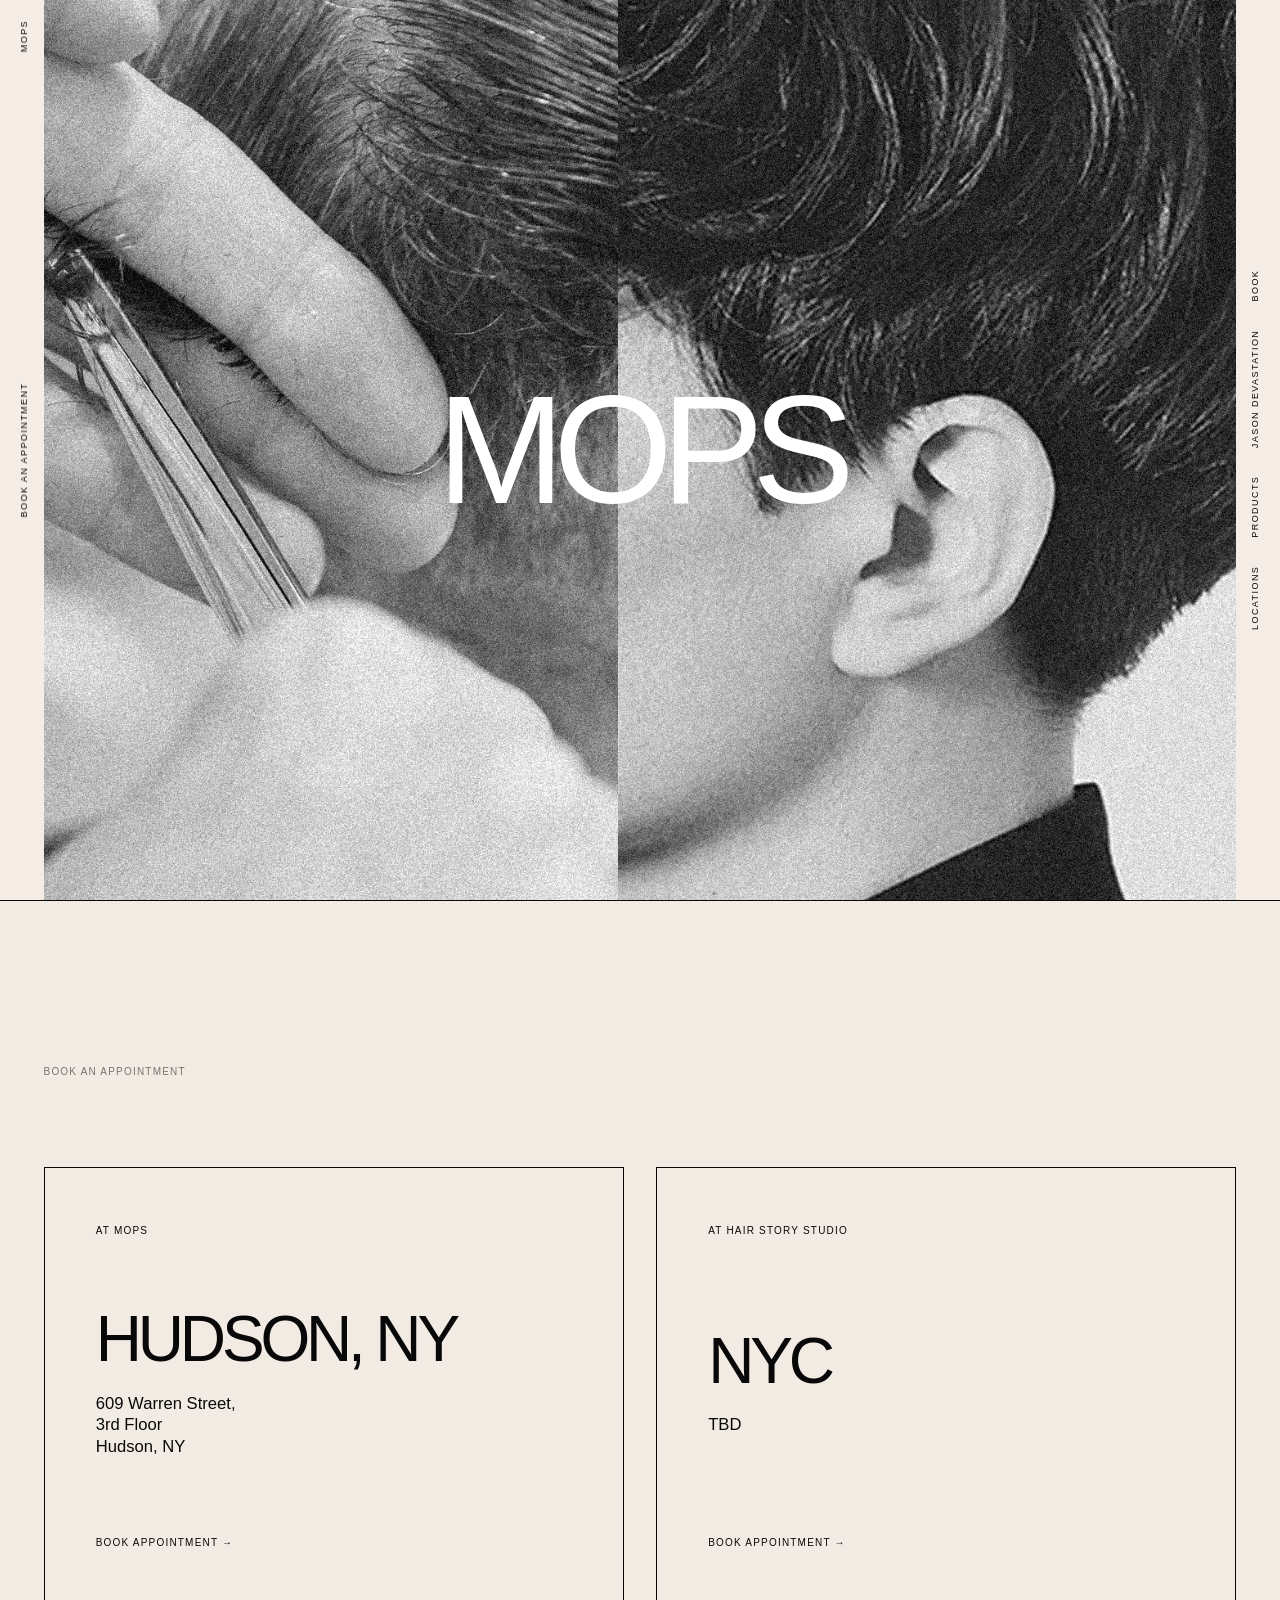
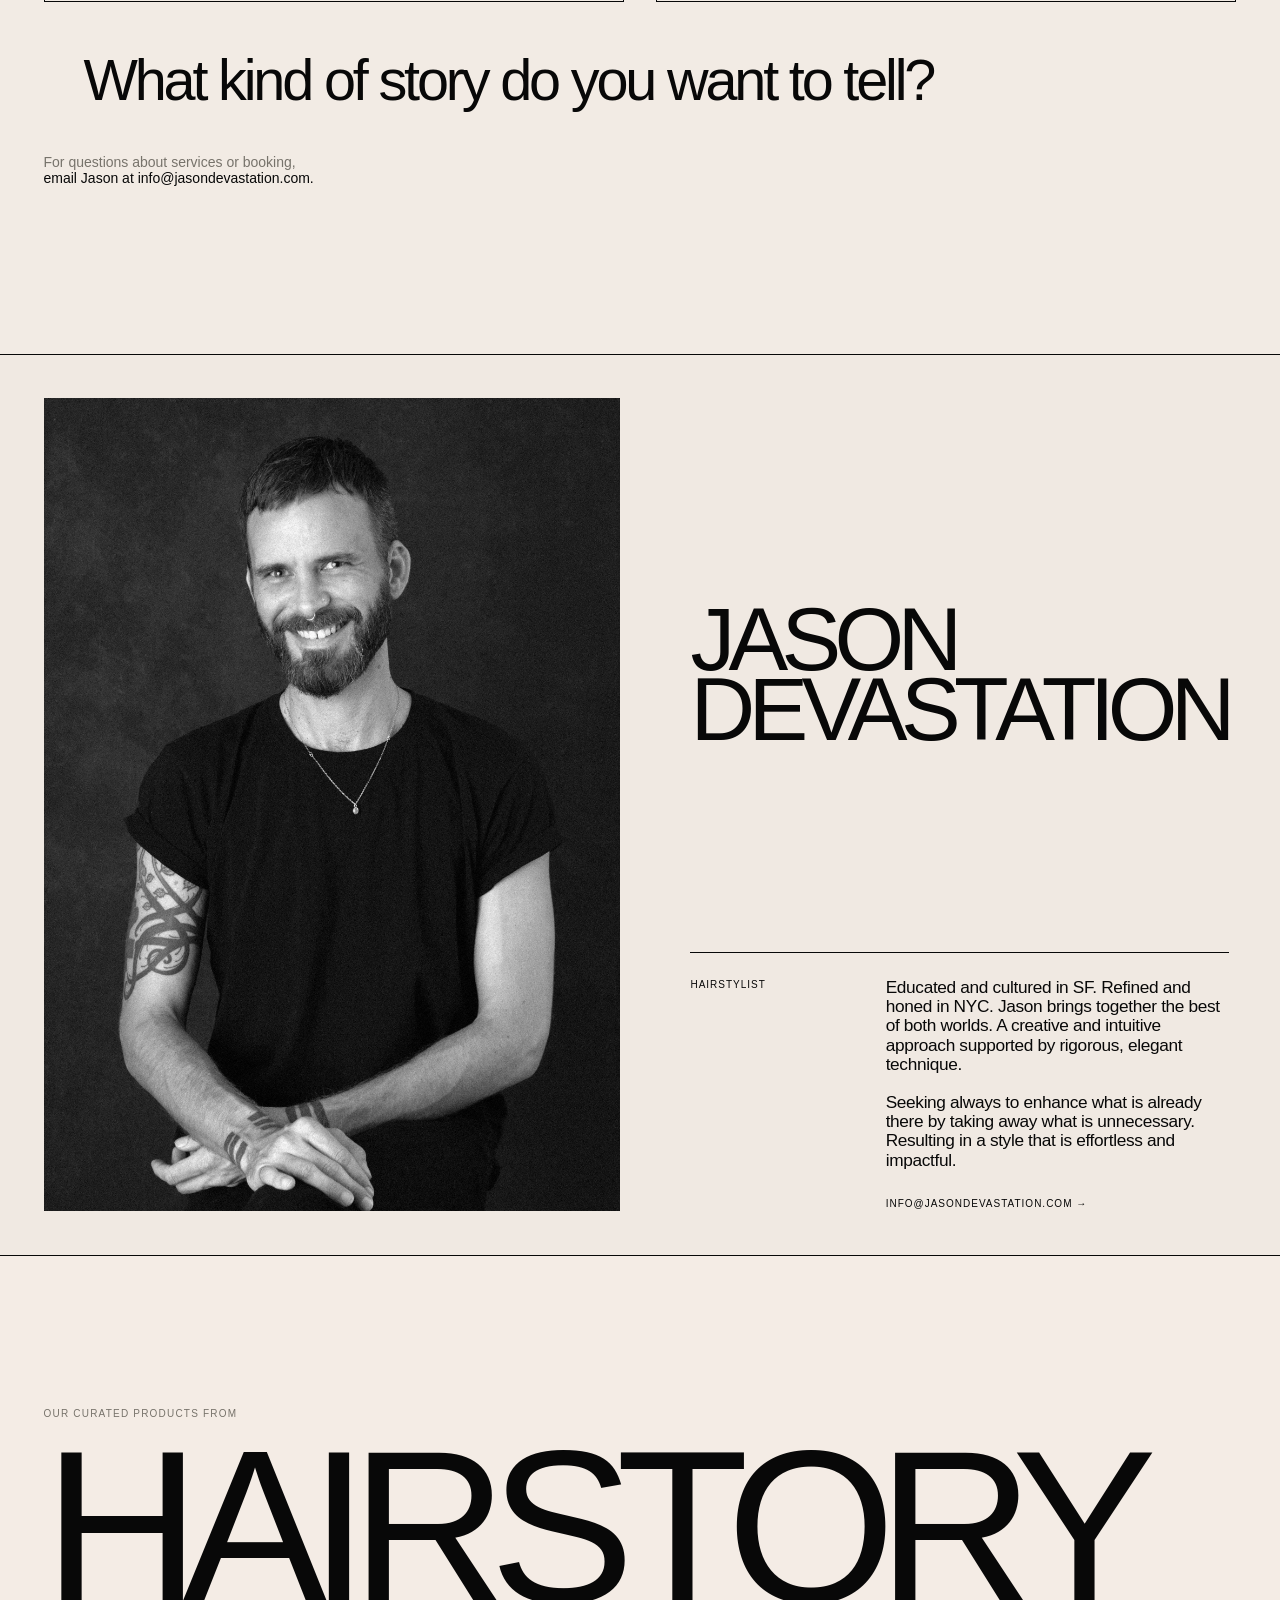
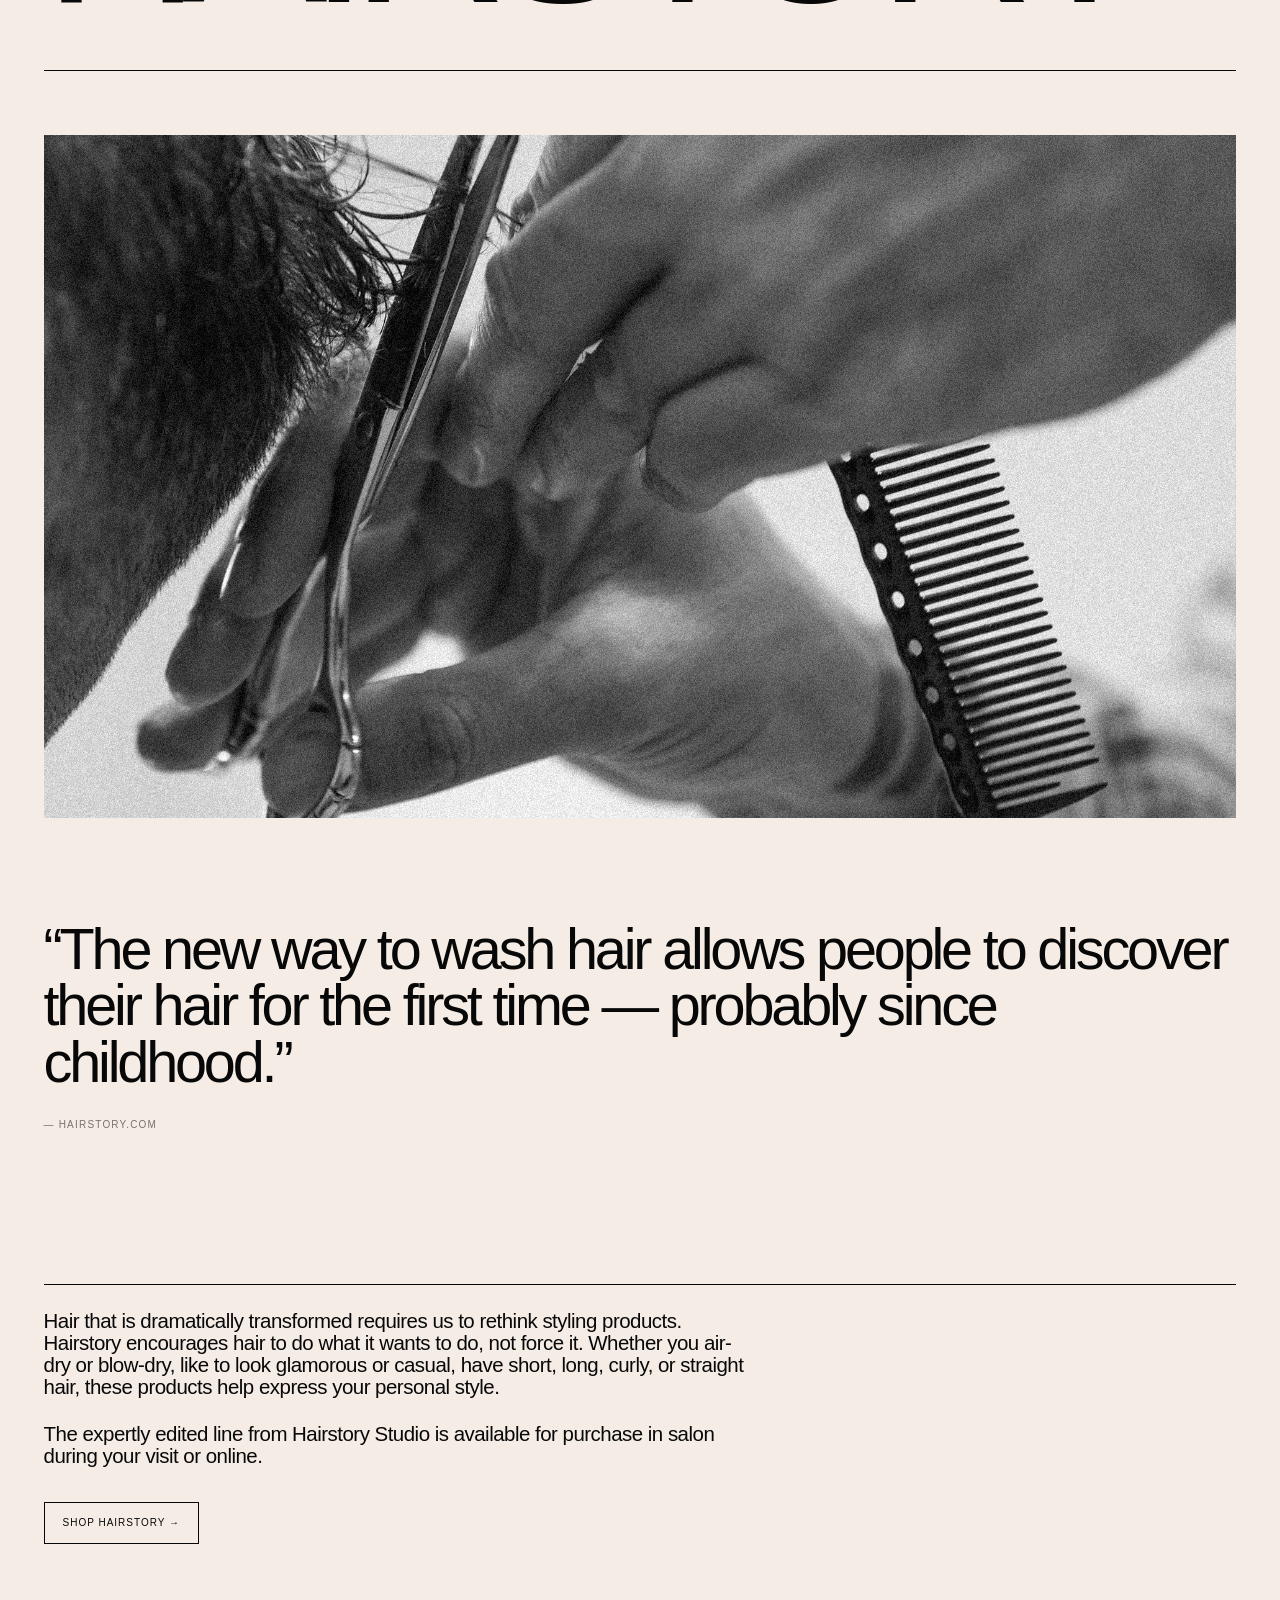
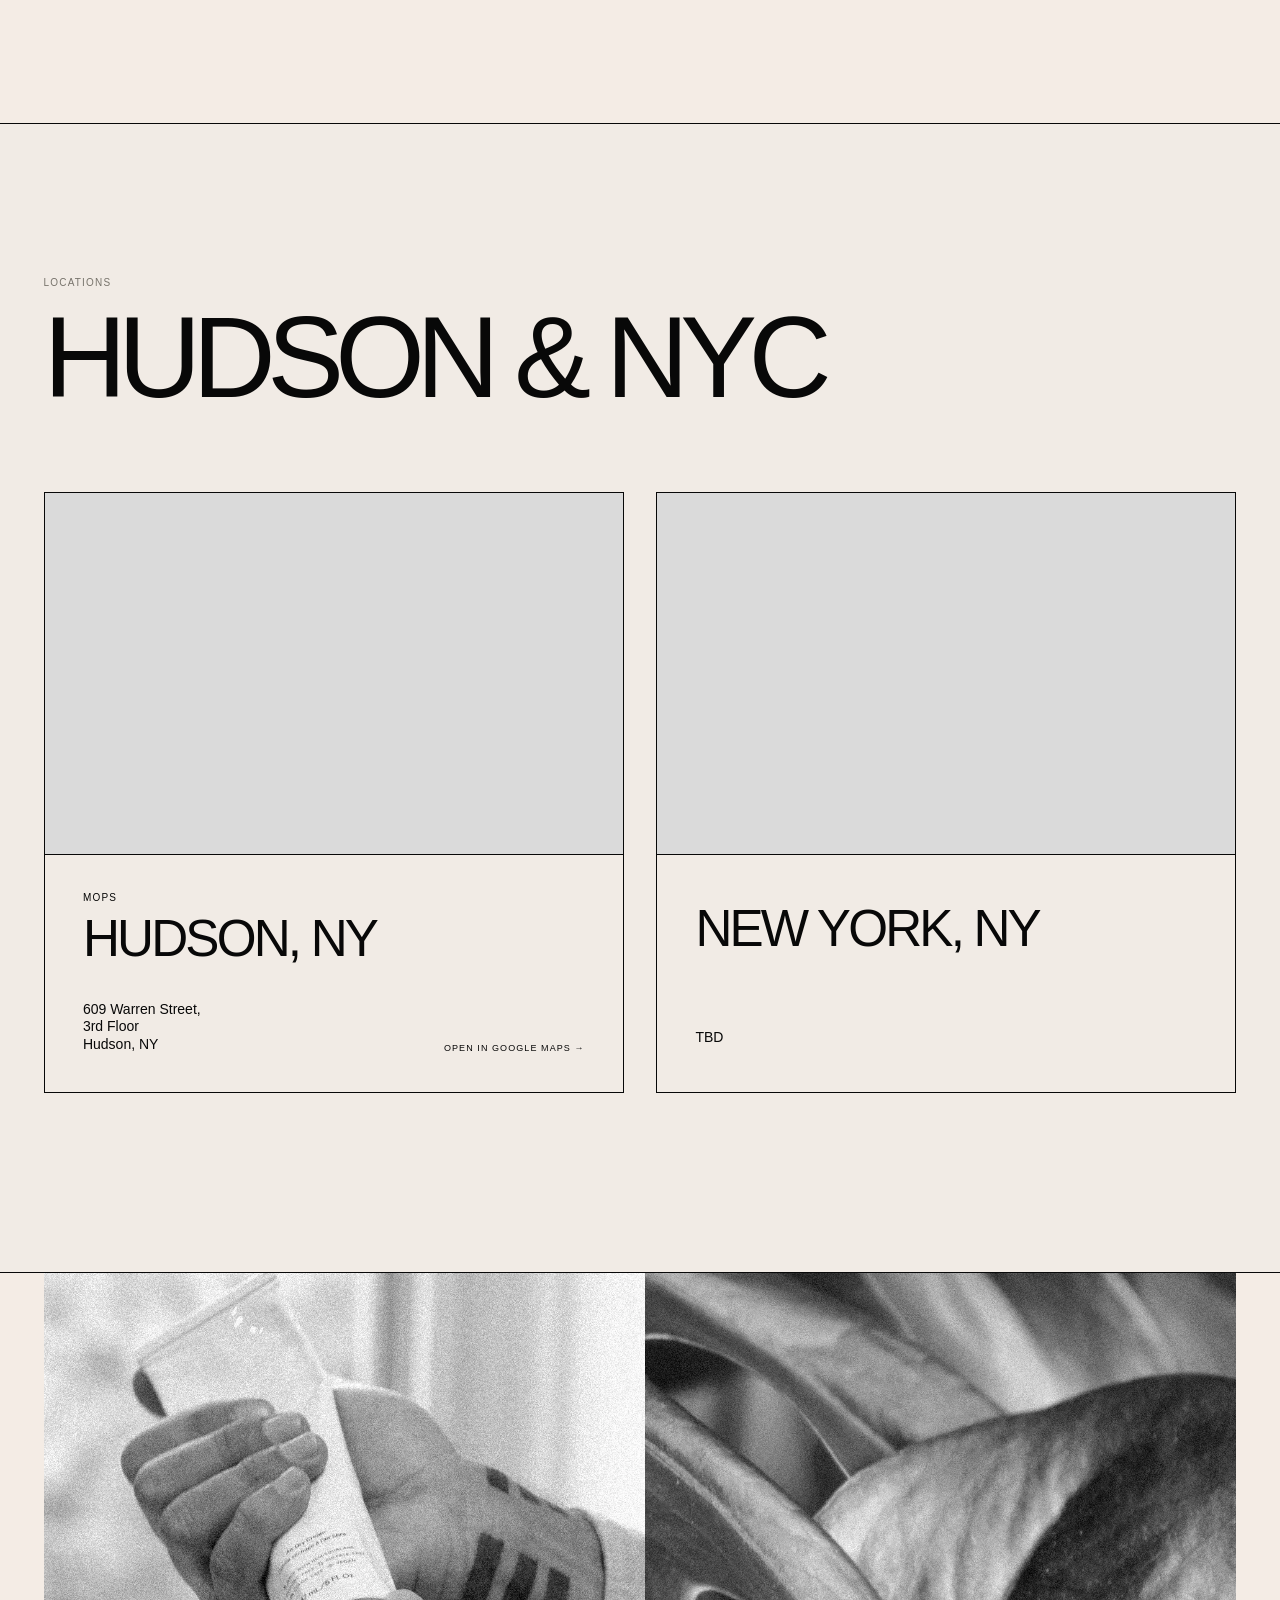
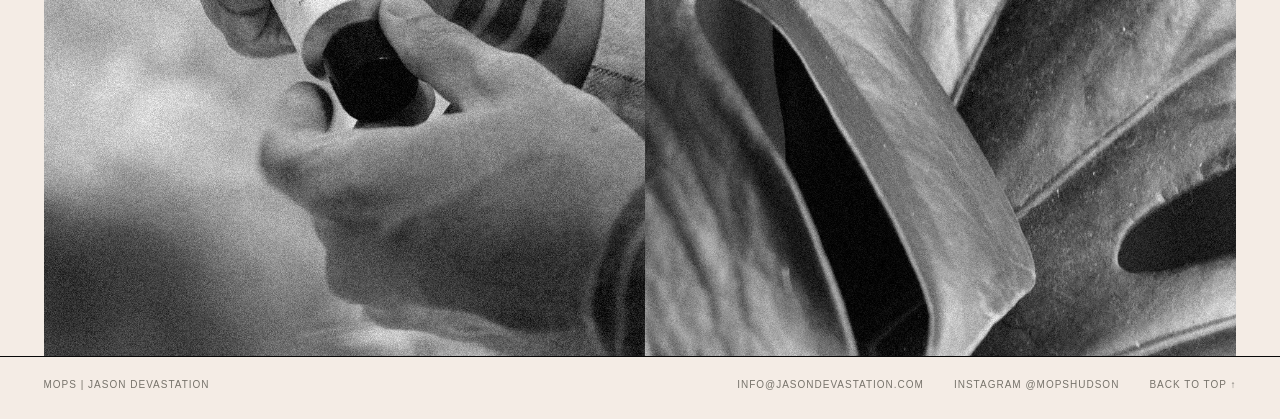
<file: index.html>
<!DOCTYPE html>
<html lang="en">

<head>

  <meta charset="UTF-8">

  <meta
    name="viewport"
    content="width=device-width, initial-scale=1.0">

  <meta
    name="description"
    content="Jason Devastation — Hairstylist in Hudson, NY and New York City.">

  <title>JASON DEVASTATION</title>

  <link
    rel="stylesheet"
    href="mops.css">

</head>


<body>


<!-- =====================================================
     FIXED EDITORIAL NAVIGATION
===================================================== -->

<nav
  class="editorial-nav"
  aria-label="Main navigation">


  <!-- MOPS -->

  <a
    href="#top"
    class="nav-top">

    MOPS

  </a>


  <!-- BOOK AN APPOINTMENT / DRAWER TOGGLE -->

  <button
    type="button"
    class="nav-appointment"
    id="appointmentToggle"
    aria-controls="appointmentDrawer"
    aria-expanded="false">

    BOOK AN APPOINTMENT

  </button>


  <!-- SECTION NAVIGATION -->

  <div class="nav-section">


    <a href="#book">
      BOOK
    </a>


    <a href="#about">
      JASON DEVASTATION
    </a>


    <a href="#products">
      PRODUCTS
    </a>


    <a href="#locations">
      LOCATIONS
    </a>


  </div>


</nav>



<!-- =====================================================
     APPOINTMENT DRAWER
===================================================== -->

<aside
  class="appointment-drawer"
  id="appointmentDrawer"
  aria-hidden="true">


  <div class="appointment-drawer-inner">


    <div class="appointment-drawer-header">


      <div class="appointment-drawer-label">
        BOOK AN APPOINTMENT
      </div>


      <button
        type="button"
        class="appointment-close"
        id="appointmentClose"
        aria-label="Close appointment drawer">

        CLOSE ×

      </button>


    </div>



    <div class="booking-grid">


      <!-- MOPS / HUDSON -->

      <a
        class="booking-button"
        href="https://square.site/book/L6HY7QPAVJ4B6/jason-devastation-hudson-hudson-ny"
        target="_blank"
        rel="noopener">


        <div class="booking-top">

          <span>
            AT MOPS
          </span>

        </div>


        <div class="booking-middle">

          <strong>
            HUDSON, NY
          </strong>

          <p>
            609 Warren Street,<br>
            3rd Floor<br>
            Hudson, NY
          </p>

        </div>


        <div class="booking-bottom">

          <small>
            BOOK APPOINTMENT →
          </small>

        </div>


      </a>



      <!-- HAIR STORY / NYC -->

      <a
        class="booking-button"
        href="https://square.site/book/FKJN8RQCS61B4/jason-devastation-nyc-new-york-ny"
        target="_blank"
        rel="noopener">


        <div class="booking-top">

          <span>
            AT HAIR STORY STUDIO
          </span>

        </div>


        <div class="booking-middle">

          <strong>
            NYC
          </strong>

          <p>
            TBD
          </p>

        </div>


        <div class="booking-bottom">

          <small>
            BOOK APPOINTMENT →
          </small>

        </div>


      </a>


    </div>


    <p class="booking-note">

      For questions about services or booking,<br>

      <a href="mailto:info@jasondevastation.com">
        email Jason at info@jasondevastation.com.
      </a>

    </p>


  </div>

</aside>



<!-- =====================================================
     DRAWER BACKDROP
===================================================== -->

<div
  class="drawer-backdrop"
  id="drawerBackdrop">
</div>



<main id="top">


<!-- =====================================================
     HERO
===================================================== -->

<section
  class="hero"
  id="work">


  <picture>

    <source
      media="(max-width: 720px)"
      srcset="images/mops-mobile.webp">


    <img
      src="images/mops.webp"
      alt="Jason Devastation"
      class="hero-image"
      fetchpriority="high">

  </picture>


  <div class="hero-title">
    MOPS
  </div>


</section>



<!-- =====================================================
     BOOKING
===================================================== -->

<section
  class="booking section"
  id="book">


  <div class="section-label">
    BOOK AN APPOINTMENT
  </div>


  <div class="booking-grid">


    <!-- MOPS / HUDSON -->

    <a
      class="booking-button reveal"
      href="https://square.site/book/L6HY7QPAVJ4B6/jason-devastation-hudson-hudson-ny"
      target="_blank"
      rel="noopener">


      <div class="booking-top">

        <span>
          AT MOPS
        </span>

      </div>


      <div class="booking-middle">

        <strong>
          HUDSON, NY
        </strong>

        <p>
          609 Warren Street,<br>
          3rd Floor<br>
          Hudson, NY
        </p>

      </div>


      <div class="booking-bottom">

        <small>
          BOOK APPOINTMENT →
        </small>

      </div>


    </a>



    <!-- HAIR STORY / NYC -->

    <a
      class="booking-button reveal"
      href="https://square.site/book/FKJN8RQCS61B4/jason-devastation-nyc-new-york-ny"
      target="_blank"
      rel="noopener">


      <div class="booking-top">

        <span>
          AT HAIR STORY STUDIO
        </span>

      </div>


      <div class="booking-middle">

        <strong>
          NYC
        </strong>

        <p>
          TBD
        </p>

      </div>


      <div class="booking-bottom">

        <small>
          BOOK APPOINTMENT →
        </small>

      </div>


    </a>


  </div>

      <blockquote class="booking-quote">


      <p>
        What kind of story do you want to tell?
      </p>
      </blockquote>

  <p class="booking-note">

    For questions about services or booking,<br>

    <a href="mailto:info@jasondevastation.com">
      email Jason at info@jasondevastation.com.
    </a>

  </p>



</section>



<!-- =====================================================
     JASON DEVASTATION
===================================================== -->

<section
  class="jason-section"
  id="about">


  <div class="jason-image">

    <img
      src="images/JasonDevastation.webp"
      alt="Jason Devastation"
      loading="lazy">

  </div>


  <div class="jason-content">


    <h2 class="jason-title">
      JASON<br>
      DEVASTATION
    </h2>


    <div class="jason-info">


      <div class="jason-role">
        HAIRSTYLIST
      </div>


      <div class="jason-copy">


        <p>
          Educated and cultured in SF. Refined and honed
          in NYC. Jason brings together the best of both
          worlds. A creative and intuitive approach supported
          by rigorous, elegant technique.
        </p>


        <p>
          Seeking always to enhance what is already there
          by taking away what is unnecessary. Resulting in
          a style that is effortless and impactful.
        </p>


        <a
          href="mailto:info@jasondevastation.com"
          class="jason-email">

          INFO@JASONDEVASTATION.COM →

        </a>


      </div>


    </div>


  </div>


</section>



<!-- =====================================================
     HAIRSTORY
===================================================== -->

<section
  class="hairstory-section"
  id="products">


  <div class="hairstory-label">
    OUR CURATED PRODUCTS from
  </div>


  <h2 class="hairstory-title">
    HAIRSTORY
  </h2>


  <div class="hairstory-rule"></div>


  <div class="hairstory-image">

    <img
      src="images/product.webp"
      alt="Hairstory products"
      loading="lazy">

  </div>


  <div class="hairstory-main">


    <blockquote class="hairstory-quote">


      <p>
        “The new way to wash hair allows people to
        discover their hair for the first time —
        probably since childhood.”
      </p>


      <cite>
        — HAIRSTORY.COM
      </cite>


    </blockquote>


    <div class="hairstory-info">


      <div class="hairstory-copy">


        <p>
          Hair that is dramatically transformed requires
          us to rethink styling products. Hairstory encourages
          hair to do what it wants to do, not force it.
          Whether you air-dry or blow-dry, like to look
          glamorous or casual, have short, long, curly,
          or straight hair, these products help express
          your personal style.
        </p>


        <p>
          The expertly edited line from Hairstory Studio
          is available for purchase in salon during your
          visit or online.
        </p>


        <a
          href="https://hairstory.com/?rfsn=7191454.c5dace4"
          target="_blank"
          rel="noopener"
          class="hairstory-button">

          SHOP HAIRSTORY →

        </a>


      </div>


    </div>


  </div>


</section>



<!-- =====================================================
     LOCATIONS
===================================================== -->

<section
  class="locations-section"
  id="locations">


  <div class="locations-header">


    <div class="locations-label">
      LOCATIONS
    </div>


    <h2 class="locations-title">
      HUDSON & NYC
    </h2>


  </div>


  <div class="locations-grid">


    <!-- HUDSON -->

    <a
      class="location-card"
      href="https://www.google.com/maps/search/?api=1&query=609+Warren+Street+Hudson+NY"
      target="_blank"
      rel="noopener">


      <div class="location-map">

        <iframe
          src="https://www.google.com/maps?q=609%20Warren%20Street%2C%20Hudson%2C%20NY&output=embed"
          loading="lazy"
          title="MOPS at 609 Warren Street, Hudson, NY">
        </iframe>

      </div>


      <div class="location-info">


        <div class="location-name">
          MOPS
        </div>


        <div class="location-city">
          HUDSON, NY
        </div>


        <div class="location-address">
          609 Warren Street,<br>
          3rd Floor<br>
          Hudson, NY
        </div>


        <div class="location-link">
          OPEN IN GOOGLE MAPS →
        </div>


      </div>


    </a>



    <!-- NYC -->

    <a
      class="location-card"
      href="https://www.google.com/maps/search/?api=1&query=95+5th+Avenue+New+York+NY"
      target="_blank"
      rel="noopener">


      <div class="location-map">

        <iframe
          src=""
          loading="lazy"
          title="Hair Story Studio at 95 Fifth Avenue, New York, NY">
        </iframe>

      </div>


      <div class="location-info">


        <div class="location-name">
          
        </div>


        <div class="location-city">
          NEW YORK, NY
        </div>


        <div class="location-address">
          TBD
        </div>


        <div class="location-link">
          
        </div>


      </div>


    </a>


  </div>


</section>



<!-- ===================================================== FINAL IMAGE ===================================================== --> <section class="final-image-section"> <picture>
<source
  media="(max-width: 720px)"
  srcset="images/skin-mobile.webp">


<img
  src="images/skin.webp"
  alt="Jason Devastation"
  loading="lazy">
</picture> </section> </main>

<!-- =====================================================
     FOOTER
===================================================== -->

<footer class="footer">


  <span>
    MOPS | JASON DEVASTATION
  </span>


  <a href="mailto:info@jasondevastation.com">
    info@jasondevastation.com
  </a>


  <a
    href="https://www.instagram.com/mopshudson/"
    target="_blank"
    rel="noopener">

    INSTAGRAM @MOPSHUDSON

  </a>


  <a href="#top">
    BACK TO TOP ↑
  </a>


</footer>



<script src="mops.js"></script>


</body>

</html>
</file>
<file: mops.css>
/* =====================================================
   JASON DEVASTATION
   MOPS.CSS
===================================================== */


/* =====================================================
   RESET
===================================================== */

*,
*::before,
*::after {
  box-sizing: border-box;
}

html {
  margin: 0;
  padding: 0;
  background: #f4ece5;
  color: #080808;
  scroll-behavior: smooth;
}

body {
  margin: 0;
  padding: 0;
  background: #f4ece5;
  color: #080808;
  font-family:
    Arial,
    Helvetica,
    sans-serif;
  font-weight: 400;
  line-height: 1.2;
  overflow-x: hidden;
}

img {
  display: block;
  max-width: 100%;
}

a {
  color: inherit;
  text-decoration: none;
}

button {
  font: inherit;
}

figure {
  margin: 0;
}


/* =====================================================
   VARIABLES
===================================================== */

:root {

  --background: #f4ece5;
  --background-alt: #f2ebe4;
  --background-soft: #f0e9e2;
  --background-muted: #f1ebe5;

  --black: #080808;
  --white: #fff;
  --gray: #77736b;

  --line: rgba(8, 8, 8, .25);

  /*
     Main content gutter.
     Slightly generous so content never competes
     with the fixed editorial navigation.
  */
  --padding:
    clamp(26px, 3.4vw, 58px);

  /*
     Navigation sits farther toward the outer edge
     than the actual page content.
  */
  --nav-padding:
    clamp(12px, 1.6vw, 26px);

  --gap:
    clamp(18px, 2.5vw, 42px);

  --ease:
    cubic-bezier(.22, .61, .36, 1);
}


/* =====================================================
   FIXED EDITORIAL NAVIGATION
===================================================== */

.editorial-nav {
  position: fixed;
  inset: 0;
  z-index: 3000;

  width: 100%;
  height: 100%;

  pointer-events: none;
}


/* =====================================================
   ALL NAV TEXT
===================================================== */

.editorial-nav a,
.editorial-nav button {
  position: fixed;

  display: block;

  margin: 0;
  padding: 0;

  border: 0;
  background: transparent;

  color: var(--black);

  font-family:
    Arial,
    Helvetica,
    sans-serif;

  font-size: 9px;
  line-height: 1;
  font-weight: 500;

  text-transform: uppercase;
  letter-spacing: .16em;

  white-space: nowrap;

  cursor: pointer;
  pointer-events: auto;

  transition:
    opacity .25s ease,
    color .25s ease;
}


/* =====================================================
   MOPS — TOP LEFT
   ROTATED TO FACE INWARD
===================================================== */

.nav-top {
  top: var(--nav-padding);
  left: var(--nav-padding);

  writing-mode: vertical-rl;
  text-orientation: mixed;

  transform:
    rotate(180deg);

  transform-origin:
    center;
}


/* =====================================================
   BOOK AN APPOINTMENT — LEFT CENTER
   ROTATED TO FACE INWARD
===================================================== */

.nav-appointment {
  top: 50%;
  left: var(--nav-padding);

  transform:
    translateY(-50%)
    rotate(-180deg);

  transform-origin:
    center;

  writing-mode: vertical-rl;
  text-orientation: mixed;
}


/* =====================================================
   RIGHT SIDE SECTION NAVIGATION
===================================================== */

.nav-section {
  position: fixed;

  top: 50%;
  right: var(--nav-padding);

  transform:
    translateY(-50%);

  display: flex;
  flex-direction: column;
  align-items: center;

  gap: 28px;

  pointer-events: none;
}

.nav-section a {
  position: relative;

  writing-mode: vertical-rl;
  text-orientation: mixed;

  transform:
    rotate(180deg);

  pointer-events: auto;
}


/* =====================================================
   NAV HOVER / FOCUS
===================================================== */

.editorial-nav a:hover,
.editorial-nav a:focus,
.editorial-nav button:hover,
.editorial-nav button:focus {
  color: var(--black);
  opacity: .5;
}

.editorial-nav a:focus-visible,
.editorial-nav button:focus-visible {
  outline:
    1px solid var(--black);

  outline-offset:
    5px;
}


/* =====================================================
   HERO
===================================================== */

.hero {
  position: relative;

  width: 100%;
  max-width: none;

  height: 100svh;
  min-height: 500px;

  margin: 0;

  /*
     The hero itself now respects the same
     editorial page gutter as the rest of the site.
  */
  padding:
    0 var(--padding);

  overflow: hidden;

  background:
    var(--background);
}


/* =====================================================
   HERO PICTURE
===================================================== */

.hero picture {
  display: block;

  width: 100%;
  height: 100%;

  margin: 0;
  padding: 0;

  overflow: hidden;
}


/* =====================================================
   HERO IMAGE
===================================================== */

.hero-image {
  display: block;

  width: 100%;
  max-width: none;

  height: 100%;
  min-height: 500px;

  margin: 0;
  padding: 0;

  object-fit: cover;
  object-position: center;
}


/* =====================================================
   HERO TITLE
===================================================== */

.hero-title {
  position: absolute;

  /*
     Center within the inset hero rather than
     allowing the title to visually drift toward
     the fixed navigation.
  */
  top: 50%;
  left: 50%;

  transform:
    translate(-50%, -50%);

  z-index: 10;

  color: var(--white);

  font-size:
    clamp(70px, 12vw, 190px);

  line-height: .8;
  font-weight: 400;

  letter-spacing: -.075em;

  text-align: center;
  white-space: nowrap;

  pointer-events: none;
}


/* =====================================================
   GENERAL SECTION
===================================================== */

.section {
  padding:
    clamp(90px, 13vw, 190px)
    var(--padding);
}

.section-label {
  margin-bottom:
    clamp(45px, 7vw, 100px);

  font-size: 10px;
  line-height: 1;

  text-transform: uppercase;
  letter-spacing: .12em;

  color:
    var(--gray);
}

.booking-quote p {
  margin:
    0;
    margin-top:50px;

  font-size:
    clamp(30px, 4.5vw, 72px);

  line-height:
    .98;

  letter-spacing:
    -.055em;
}

/* =====================================================
   BOOKING
===================================================== */

.booking {
  border-top:
    1px solid var(--black);

  background:
    var(--background-alt);

  color:
    var(--black);
}

.booking-grid {
  display: grid;

  grid-template-columns:
    repeat(2, minmax(0, 1fr));

  gap:
    var(--gap);
}

.booking-button {
  min-height:
    clamp(300px, 34vw, 500px);

  padding:
    clamp(25px, 4vw, 60px);

  border:
    1px solid var(--black);

  display: flex;
  flex-direction: column;
  justify-content: space-between;

  background:
    transparent;

  transition:
    background .5s var(--ease),
    color .5s var(--ease);
}

.booking-button:hover {
  background:
    var(--black);

  color:
    var(--background-alt);
}

.booking-top span {
  font-size: 10px;

  text-transform: uppercase;
  letter-spacing: .12em;
}

.booking-middle strong {
  display: block;

  margin-bottom: 25px;

  font-size:
    clamp(38px, 5vw, 75px);

  line-height: .88;
  font-weight: 400;

  letter-spacing: -.065em;
}

.booking-middle p {
  margin: 0;

  font-size:
    clamp(15px, 1.3vw, 19px);

  line-height: 1.3;
}

.booking-bottom small {
  font-size: 10px;

  text-transform: uppercase;
  letter-spacing: .12em;
}

.booking-note {
  margin:
    45px 0 0;

  max-width:
    650px;

  color:
    var(--gray);

  font-size:
    14px;
}

.booking-note a {
  color:
    var(--black);
}

.booking-note a:hover {
  opacity: .5;
}


/* =====================================================
   APPOINTMENT DRAWER
===================================================== */

.appointment-drawer {
  position: fixed;

  top: 0;
  left: 0;

  width:
    min(520px, 90vw);

  height:
    100svh;

  z-index:
    2500;

  padding:
    clamp(70px, 8vw, 110px)
    var(--padding);

  background:
    var(--background-alt);

  border-right:
    1px solid var(--black);

  transform:
    translateX(-100%);

  transition:
    transform .6s var(--ease);

  overflow-y:
    auto;

  overscroll-behavior:
    contain;
}

.appointment-drawer.open {
  transform:
    translateX(0);
}

.appointment-drawer-inner {
  width:
    100%;
}


/* =====================================================
   DRAWER HEADER
===================================================== */

.appointment-drawer-header {
  display: flex;

  align-items:
    flex-start;

  justify-content:
    space-between;

  margin-bottom:
    clamp(40px, 6vw, 70px);
}

.appointment-drawer-label {
  font-size:
    10px;

  line-height:
    1;

  text-transform:
    uppercase;

  letter-spacing:
    .12em;
}

.appointment-close {
  margin: 0;
  padding: 0;

  border: 0;

  background:
    transparent;

  color:
    var(--black);

  font-size:
    9px;

  line-height:
    1;

  font-weight:
    500;

  text-transform:
    uppercase;

  letter-spacing:
    .12em;

  cursor:
    pointer;

  transition:
    opacity .25s ease;
}

.appointment-close:hover {
  opacity: .5;
}


/* =====================================================
   DRAWER BOOKING GRID
===================================================== */

.appointment-drawer .booking-grid {
  display:
    grid;

  grid-template-columns:
    1fr;

  gap:
    18px;
}

.appointment-drawer .booking-button {
  min-height:
    300px;

  padding:
    clamp(25px, 4vw, 40px);
}


/* =====================================================
   DRAWER BACKDROP
===================================================== */

.drawer-backdrop {
  position:
    fixed;

  inset:
    0;

  z-index:
    2400;

  background:
    rgba(8, 8, 8, .18);

  opacity:
    0;

  visibility:
    hidden;

  pointer-events:
    none;

  transition:
    opacity .5s var(--ease),
    visibility .5s var(--ease);
}

.drawer-backdrop.visible {
  opacity:
    1;

  visibility:
    visible;

  pointer-events:
    auto;
}


/* =====================================================
   BODY WHEN DRAWER IS OPEN
===================================================== */

body.drawer-open {
  overflow:
    hidden;
}


/* =====================================================
   JASON DEVASTATION
===================================================== */

.jason-section {
  width:
    100%;

  display:
    grid;

  grid-template-columns:
    1fr 1fr;

  gap:
    0;

  border-top:
    1px solid var(--black);

  background:
    var(--background-soft);

  color:
    var(--black);
}


/* =====================================================
   JASON IMAGE — DESKTOP
===================================================== */

.jason-image {
  width:
    100%;

  height:
    min(100svh, 950px);

  overflow:
    hidden;

  padding:
    var(--padding);

  padding-right:
    0;
}

.jason-image img {
  display:
    block;

  width:
    100%;

  height:
    100%;

  min-height:
    75vh;

  object-fit:
    cover;

  object-position:
    center;

  transition:
    transform 1.2s var(--ease);
}


/* =====================================================
   JASON CONTENT
===================================================== */

.jason-content {
  min-height:
    min(100svh, 950px);

  /*
     Slightly increased outer breathing room.
     The left side is deliberately larger so
     text doesn't visually collide with the image.
  */
  padding:
    var(--padding);

  padding-left:
    clamp(38px, 5.5vw, 100px);

  padding-right:
    clamp(30px, 4vw, 70px);

  display:
    flex;

  flex-direction:
    column;

  background:
    var(--background-soft);

  color:
    var(--black);
}


/* =====================================================
   JASON LABEL
===================================================== */

.jason-label {
  font-size:
    10px;

  line-height:
    1;

  text-transform:
    uppercase;

  letter-spacing:
    .12em;

  color:
    var(--gray);
}


/* =====================================================
   JASON TITLE
===================================================== */

.jason-title {
  margin:
    auto 0;

  font-size:
    clamp(55px, 7vw, 125px);

  line-height:
    .78;

  font-weight:
    400;

  letter-spacing:
    -.075em;

  color:
    var(--black);
}


/* =====================================================
   JASON INFO
===================================================== */

.jason-info {
  display:
    grid;

  grid-template-columns:
    .65fr 1.35fr;

  gap:
    30px;

  padding-top:
    25px;

  border-top:
    1px solid var(--black);
}

.jason-role {
  font-size:
    10px;

  line-height:
    1.35;

  text-transform:
    uppercase;

  letter-spacing:
    .1em;

  color:
    var(--black);
}

.jason-copy {
  max-width:
    620px;
}

.jason-copy p {
  margin:
    0 0 18px;

  font-size:
    clamp(16px, 1.35vw, 21px);

  line-height:
    1.12;

  letter-spacing:
    -.02em;

  color:
    var(--black);
}

.jason-email {
  display:
    inline-block;

  margin-top:
    10px;

  font-size:
    10px;

  text-transform:
    uppercase;

  letter-spacing:
    .1em;

  color:
    var(--black);
}

.jason-email:hover {
  opacity:
    .5;
}


/* =====================================================
   HAIRSTORY
===================================================== */

.hairstory-section {
  width:
    100%;

  padding:
    clamp(90px, 12vw, 180px)
    var(--padding)
    clamp(100px, 14vw, 220px);

  border-top:
    1px solid var(--black);

  background:
    var(--background);

  color:
    var(--black);
}


/* =====================================================
   HAIRSTORY LABEL
===================================================== */

.hairstory-label {
  margin-bottom:
    30px;

  font-size:
    10px;

  line-height:
    1;

  text-transform:
    uppercase;

  letter-spacing:
    .12em;

  color:
    var(--gray);
}


/* =====================================================
   HAIRSTORY TITLE
===================================================== */

.hairstory-title {
  margin:
    0;

  font-size:
    clamp(75px, 17vw, 280px);

  line-height:
    .72;

  font-weight:
    400;

  letter-spacing:
    -.085em;
}


/* =====================================================
   HAIRSTORY RULE
===================================================== */

.hairstory-rule {
  width:
    100%;

  height:
    1px;

  margin-top:
    clamp(35px, 5vw, 70px);

  background:
    var(--black);
}


/* =====================================================
   HAIRSTORY PRODUCT IMAGE
===================================================== */

.hairstory-image {
  width:
    100%;

  margin-top:
    clamp(35px, 5vw, 70px);

  overflow:
    hidden;
}

.hairstory-image img {
  display:
    block;

  width:
    100%;

  height:
    auto;

  max-height:
    850px;

  object-fit:
    cover;

  object-position:
    center;

  transition:
    transform 1.2s var(--ease);
}


/* =====================================================
   HAIRSTORY MAIN
===================================================== */

.hairstory-main {
  padding-top:
    clamp(55px, 8vw, 120px);
}


/* =====================================================
   HAIRSTORY QUOTE
===================================================== */

.hairstory-quote {
  max-width:
    1250px;

  margin:
    0 0
    clamp(80px, 12vw, 170px);
}

.hairstory-quote p {
  margin:
    0;

  font-size:
    clamp(30px, 4.5vw, 72px);

  line-height:
    .98;

  letter-spacing:
    -.055em;
}

.hairstory-quote cite {
  display:
    block;

  margin-top:
    30px;

  font-size:
    10px;

  line-height:
    1;

  font-style:
    normal;

  text-transform:
    uppercase;

  letter-spacing:
    .12em;

  color:
    var(--gray);
}


/* =====================================================
   HAIRSTORY INFO
===================================================== */

.hairstory-info {
  display:
    grid;

  grid-template-columns:
    1fr;

  gap:
    30px;

  padding-top:
    25px;

  border-top:
    1px solid var(--black);
}

.hairstory-copy {
  max-width:
    700px;
}

.hairstory-copy p {
  margin:
    0 0 25px;

  font-size:
    clamp(18px, 1.6vw, 25px);

  line-height:
    1.08;

  letter-spacing:
    -.025em;
}

.hairstory-button {
  display:
    inline-block;

  margin-top:
    10px;

  padding:
    14px 18px;

  border:
    1px solid var(--black);

  font-size:
    10px;

  text-transform:
    uppercase;

  letter-spacing:
    .1em;

  transition:
    background .35s var(--ease),
    color .35s var(--ease);
}

.hairstory-button:hover {
  background:
    var(--black);

  color:
    var(--background);
}


/* =====================================================
   LOCATIONS
===================================================== */

.locations-section {
  width:
    100%;

  padding:
    clamp(90px, 12vw, 180px)
    var(--padding)
    clamp(100px, 14vw, 180px);

  border-top:
    1px solid var(--black);

  background:
    var(--background-muted);

  color:
    var(--black);
}


/* =====================================================
   LOCATIONS HEADER
===================================================== */

.locations-header {
  margin-bottom:
    clamp(45px, 7vw, 90px);
}

.locations-label {
  margin-bottom:
    25px;

  font-size:
    10px;

  line-height:
    1;

  text-transform:
    uppercase;

  letter-spacing:
    .12em;

  color:
    var(--gray);
}

.locations-title {
  margin:
    0;

  font-size:
    clamp(55px, 9vw, 145px);

  line-height:
    .78;

  font-weight:
    400;

  letter-spacing:
    -.075em;
}


/* =====================================================
   LOCATION GRID
===================================================== */

.locations-grid {
  display:
    grid;

  grid-template-columns:
    repeat(2, minmax(0, 1fr));

  gap:
    var(--gap);
}


/* =====================================================
   LOCATION CARD
===================================================== */

.location-card {
  display:
    block;

  border:
    1px solid var(--black);

  background:
    var(--background-muted);

  text-decoration:
    none;
}


/* =====================================================
   MAP
===================================================== */

.location-map {
  position:
    relative;

  width:
    100%;

  aspect-ratio:
    16 / 10;

  overflow:
    hidden;

  border-bottom:
    1px solid var(--black);

  background:
    #dedad4;

  filter:
    grayscale(1);
}

.location-map iframe {
  position:
    absolute;

  inset:
    0;

  width:
    100%;

  height:
    100%;

  border:
    0;

  filter:
    grayscale(1)
    contrast(.9);
}


/* =====================================================
   LOCATION INFORMATION
===================================================== */

.location-info {
  min-height:
    230px;

  padding:
    clamp(25px, 3vw, 45px);

  display:
    grid;

  grid-template-columns:
    1fr auto;

  grid-template-rows:
    auto auto 1fr auto;

  column-gap:
    20px;
}

.location-name {
  grid-column:
    1 / -1;

  font-size:
    10px;

  line-height:
    1;

  text-transform:
    uppercase;

  letter-spacing:
    .12em;
}

.location-city {
  grid-column:
    1 / -1;

  margin-top:
    14px;

  font-size:
    clamp(32px, 4vw, 58px);

  line-height:
    .85;

  font-weight:
    400;

  letter-spacing:
    -.055em;
}

.location-address {
  grid-column:
    1;

  align-self:
    end;

  margin-top:
    40px;

  font-size:
    14px;

  line-height:
    1.25;
}

.location-link {
  grid-column:
    2;

  align-self:
    end;

  margin-top:
    40px;

  font-size:
    9px;

  line-height:
    1;

  text-transform:
    uppercase;

  letter-spacing:
    .12em;

  text-align:
    right;
}


/* =====================================================
   LOCATION CARD — NO HOVER EFFECT
===================================================== */

.location-card:hover,
.location-card:focus,
.location-card:active {
  color:
    var(--black);

  text-decoration:
    none;
}


/* =====================================================
   FINAL IMAGE
===================================================== */

.final-image-section {
  width:
    100%;

  margin:
    0;

  padding:
    0 var(--padding);

  border-top:
    1px solid var(--black);

  background:
    var(--background);
}

.final-image-section picture {
  display:
    block;

  width:
    100%;

  overflow:
    hidden;
}

.final-image-section img {
  display:
    block;

  width:
    100%;

  height:
    auto;

  max-width:
    none;
}


/* =====================================================
   FOOTER
===================================================== */

.footer {
  border-top:
    1px solid var(--black);

  padding:
    22px
    var(--padding)
    28px;

  display:
    grid;

  grid-template-columns:
    1fr auto auto auto;

  gap:
    30px;

  background:
    var(--background);

  color:
    var(--gray);

  font-size:
    10px;

  text-transform:
    uppercase;

  letter-spacing:
    .1em;
}

.footer a {
  text-decoration:
    none;
}

.footer a:hover {
  color:
    var(--black);
}


/* =====================================================
   REVEAL
===================================================== */

.reveal {
  opacity:
    0;

  transform:
    translateY(30px);

  transition:
    opacity .8s var(--ease),
    transform .8s var(--ease);
}

.reveal.visible {
  opacity:
    1;

  transform:
    translateY(0);
}


/* =====================================================
   MOBILE
===================================================== */

@media (max-width: 720px) {

  /* ===================================================
     MOBILE VARIABLES
  =================================================== */

  :root {

    /*
       More generous content gutter.
       This keeps text away from the edge while
       the navigation remains outside it.
    */
    --padding:
      35px;

    /*
       Navigation remains closer to the physical
       edge of the screen.
    */
    --nav-padding:
      16px;
  }


  /* ===================================================
     MOBILE HERO
  =================================================== */

  .hero {
    position:
      relative;

    width:
      100%;

    max-width:
      none;

    height:
      auto;

    min-height:
      0;

    margin:
      0;

    /*
       Preserve the inset hero image on mobile.
    */
    padding:
      0 var(--padding);

    overflow:
      visible;

    background:
      var(--background);
  }

  .hero picture {
    display:
      block;

    width:
      100%;

    height:
      auto;

    margin:
      0;

    padding:
      0;

    overflow:
      hidden;
  }

  .hero-image {
    display:
      block;

    width:
      100%;

    max-width:
      none;

    height:
      auto;

    min-height:
      0;

    margin:
      0;

    padding:
      0;

    object-fit:
      initial;

    object-position:
      initial;
  }


  /* ===================================================
     MOBILE NAVIGATION
  =================================================== */

  .editorial-nav a,
  .editorial-nav button {
    font-size:
      8px;

    font-weight:
      500;

    letter-spacing:
      .15em;
  }

  .nav-top {
    top:
      var(--nav-padding);

    left:
      var(--nav-padding);
  }

  .nav-appointment {
    left:
      var(--nav-padding);

    top:
      50%;
  }

  .nav-section {
    right:
      var(--nav-padding);

    gap:
      22px;
  }


  /* ===================================================
     MOBILE HERO TITLE
  =================================================== */

  .hero-title {
    font-size:
      clamp(65px, 18vw, 110px);

    /*
       Keeps the title centered within the
       inset image area.
    */
    max-width:
      calc(100% - 20px);
  }


  /* ===================================================
     GENERAL SECTIONS
  =================================================== */

  .section {
    padding:
      85px
      var(--padding);
  }

  .section-label {
    margin-bottom:
      50px;
  }


  /* ===================================================
     BOOKING
  =================================================== */

  .booking-grid {
    grid-template-columns:
      1fr;
  }

  .booking-button {
    min-height:
      300px;
  }


  /* ===================================================
     APPOINTMENT DRAWER
  =================================================== */

  .appointment-drawer {
    width:
      88vw;

    padding:
      70px
      var(--padding)
      60px;
  }

  .appointment-drawer-header {
    margin-bottom:
      35px;
  }

  .appointment-drawer .booking-grid {
    gap:
      18px;
  }

  .appointment-drawer .booking-button {
    min-height:
      280px;
  }


  /* ===================================================
     JASON SECTION
  =================================================== */

  .jason-section {
    display:
      block;

    background:
      var(--background-soft);

    color:
      var(--black);
  }


  /* ===================================================
     JASON IMAGE
  =================================================== */

  .jason-image {
    width:
      100%;

    height:
      125vw;

    padding:
      10px;

    overflow:
      hidden;
  }

  .jason-image img {
    display:
      block;

    width:
      100%;

    height:
      100%;

    min-height:
      0;

    aspect-ratio:
      auto;

    object-fit:
      cover;

    object-position:
      center;
  }


  /* ===================================================
     JASON CONTENT
  =================================================== */

  .jason-content {
    min-height:
      auto;

    padding:
      48px
      var(--padding)
      70px;

    background:
      var(--background-soft);

    color:
      var(--black);
  }


  /* ===================================================
     JASON TITLE
  =================================================== */

  .jason-title {
    margin:
      0 0 48px;

    font-size:
      clamp(50px, 14vw, 88px);

    line-height:
      .78;

    font-weight:
      400;

    letter-spacing:
      -.075em;

    color:
      var(--black);
  }


  /* ===================================================
     JASON INFO
  =================================================== */

  .jason-info {
    display:
      grid;

    grid-template-columns:
      1fr;

    gap:
      28px;

    padding-top:
      22px;

    border-top:
      1px solid var(--black);
  }


  /* ===================================================
     JASON ROLE
  =================================================== */

  .jason-role {
    font-size:
      9px;

    line-height:
      1.2;

    text-transform:
      uppercase;

    letter-spacing:
      .1em;
  }


  /* ===================================================
     JASON COPY
  =================================================== */

  .jason-copy {
    max-width:
      none;
  }

  .jason-copy p {
    margin:
      0 0 18px;

    font-size:
      18px;

    line-height:
      1.12;

    letter-spacing:
      -.02em;
  }


  /* ===================================================
     JASON EMAIL
  =================================================== */

  .jason-email {
    display:
      inline-block;

    margin-top:
      8px;

    font-size:
      9px;

    line-height:
      1;

    text-transform:
      uppercase;

    letter-spacing:
      .1em;
  }


  /* ===================================================
     HAIRSTORY
  =================================================== */

  .hairstory-section {
    padding:
      90px
      var(--padding)
      120px;
  }

  .hairstory-label {
    margin-bottom:
      25px;
  }

  .hairstory-title {
    font-size:
      clamp(60px, 14vw, 90px);

    line-height:
      .78;
  }

  .hairstory-rule {
    margin-top:
      35px;
  }

.hairstory-image {
  width: 100%;
  height: 80vw;
  margin-top: 35px;
  overflow: hidden;
}

.hairstory-image img {
  display: block;
  width: 100%;
  height: 100%;
  max-height: none;
  object-fit: cover;
    object-position: 10% center;
 
}

  .hairstory-main {
    padding-top:
      60px;
  }

  .hairstory-quote {
    margin-bottom:
      80px;
  }

  .hairstory-quote p {
    font-size:
      clamp(28px, 8vw, 42px);

    line-height:
      .98;
  }

  .hairstory-info {
    grid-template-columns:
      1fr;

    gap:
      25px;
  }

  .hairstory-copy p {
    font-size:
      20px;
  }


  /* ===================================================
     LOCATIONS
  =================================================== */

  .locations-section {
    padding:
      90px
      var(--padding)
      110px;

    background:
      var(--background-muted);
  }

  .locations-header {
    margin-bottom:
      50px;
  }

  .locations-title {
    font-size:
      clamp(50px, 14vw, 85px);
  }

  .locations-grid {
    grid-template-columns:
      1fr;

    gap:
      25px;
  }

  .location-map {
    aspect-ratio:
      4 / 3;
  }

  .location-info {
    min-height:
      210px;

    padding:
      25px;
  }

  .location-city {
    font-size:
      clamp(34px, 10vw, 55px);
  }

  .location-address {
    font-size:
      14px;
  }


  /* ===================================================
     FINAL IMAGE
  =================================================== */

  .final-image-section {
    padding:
      0 var(--padding);
  }

  .final-image-section img {
    width:
      100%;

    height:
      auto;
  }


  /* ===================================================
     FOOTER
  =================================================== */

  .footer {
    grid-template-columns:
      1fr;

    gap:
      14px;

    background:
      var(--background);

    color:
      var(--gray);
  }
}


/* =====================================================
   REDUCED MOTION
===================================================== */

@media (prefers-reduced-motion: reduce) {

  html {
    scroll-behavior:
      auto;
  }

  *,
  *::before,
  *::after {
    animation:
      none !important;

    transition:
      none !important;
  }
}
</file>
